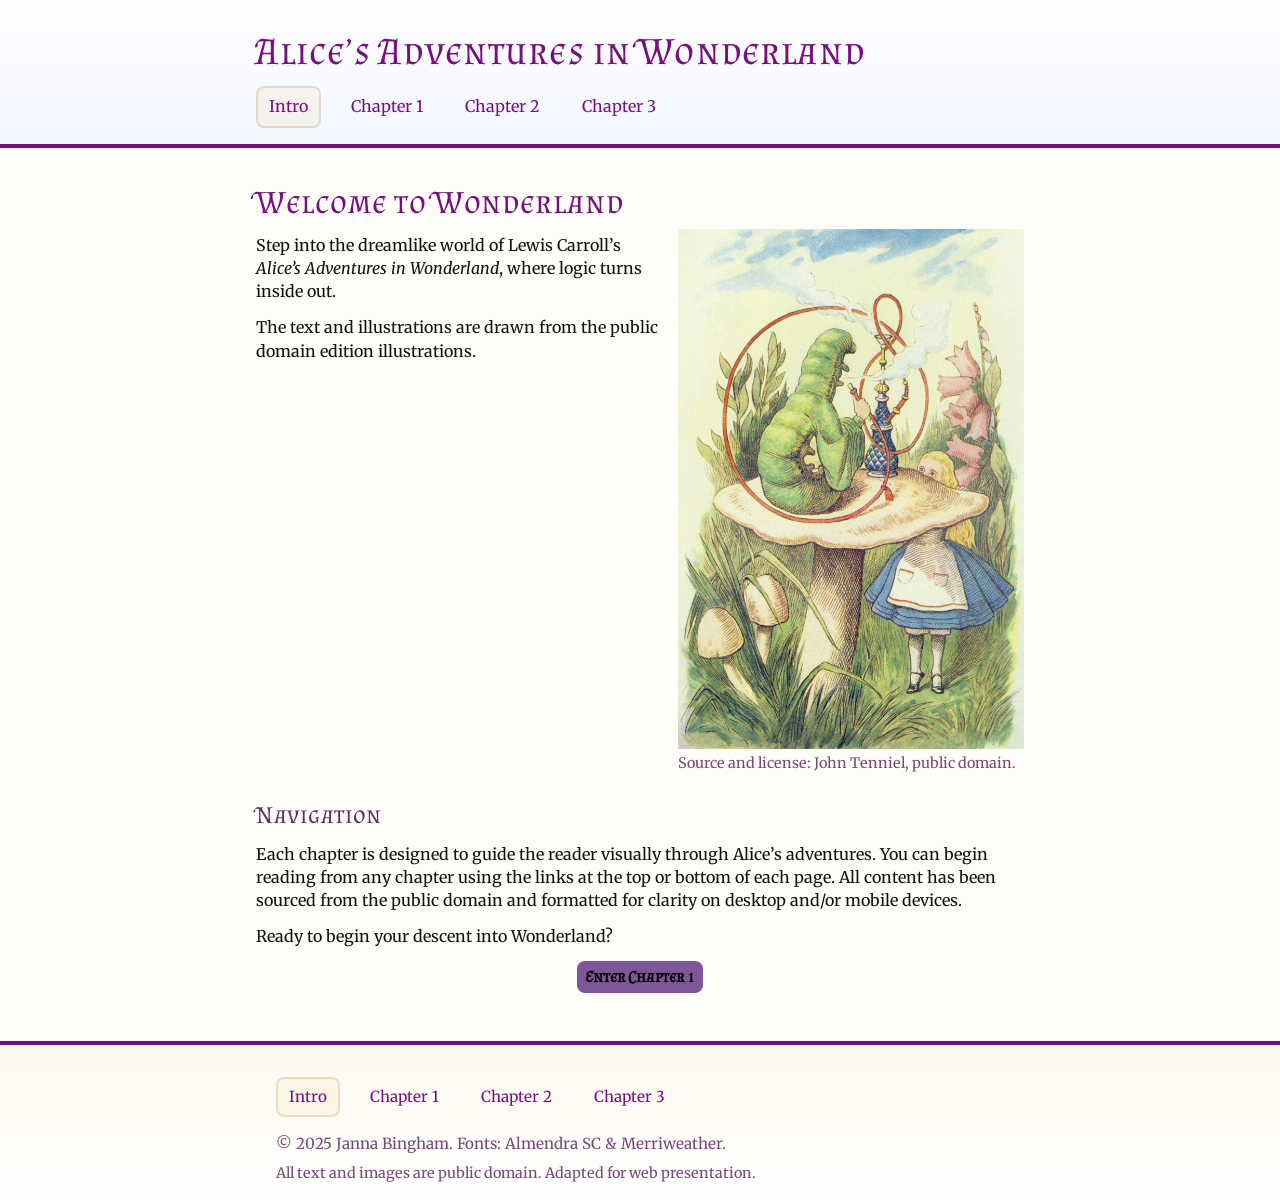
<file: index.html>
<!doctype html>
<html lang="en">
    <head>
        <meta charset="utf-8" />
        <meta name="viewport" content="width=device-width, initial-scale=1" />
        <title>Alice’s Adventures in Wonderland — Intro</title>

        <link
            href="https://fonts.googleapis.com/css2?family=Almendra+SC&family=Merriweather:wght@300;400;700&display=swap"
            rel="stylesheet" />
        <link rel="stylesheet" href="style.css" />

        <style>
            main h1 {
                color: var(--accent);
            }
        </style>
    </head>
    <body>
        <header>
            <div class="container">
                <div class="site-title">Alice’s Adventures in Wonderland</div>
                <nav class="primary" aria-label="Main">
                    <a href="index.html" aria-current="page">Intro</a>
                    <a href="chapter1.html">Chapter 1</a>
                    <a href="chapter2.html">Chapter 2</a>
                    <a href="chapter3.html">Chapter 3</a>
                </nav>
            </div>
        </header>

        <main class="container" id="CONTENT" role="main">
            <h1>Welcome to Wonderland</h1>

            <figure class="figure-float-right">
                <img class="responsive" src="ALICEcolor.jpg" alt="Colored version of Tenniel's scene depticting Alice meeting the Caterpillar." />
                <figcaption>Source and license: John Tenniel, public domain.</figcaption>
            </figure>

            <p>
                Step into the dreamlike world of Lewis Carroll’s <em>Alice’s Adventures in Wonderland</em>, where logic
                turns inside out.

            <p>The text and illustrations are drawn from the public domain edition illustrations.</p>

            <hr class="clear" />

            <h2>Navigation</h2>

            <p>
                Each chapter is designed to guide the reader visually through Alice’s adventures. You can begin reading
                from any chapter using the links at the top or bottom of each page. All content has been
                sourced from the public domain and formatted for clarity on desktop and/or mobile devices.
            </p>

            <p>Ready to begin your descent into Wonderland?</p>

            <div class="header" style="text-align: center">
                <a href="chapter1.html" class="badge">Enter Chapter 1</a>
            </div>
        </main>

        <footer id="FOOTER">
            <div class="container">
                <div class="footer-meta">
                    <nav class="footer-nav" aria-label="Footer">
                        <a href="index.html" aria-current="page">Intro</a>
                        <a href="chapter1.html">Chapter 1</a>
                        <a href="chapter2.html">Chapter 2</a>
                        <a href="chapter3.html">Chapter 3</a>
                    </nav>
                    <div>© 2025 Janna Bingham. Fonts: Almendra SC &amp; Merriweather.</div>
                </div>
                <p class="credits">All text and images are public domain. Adapted for web presentation.</p>
            </div>
        </footer>
    </body>
</html>
</file>
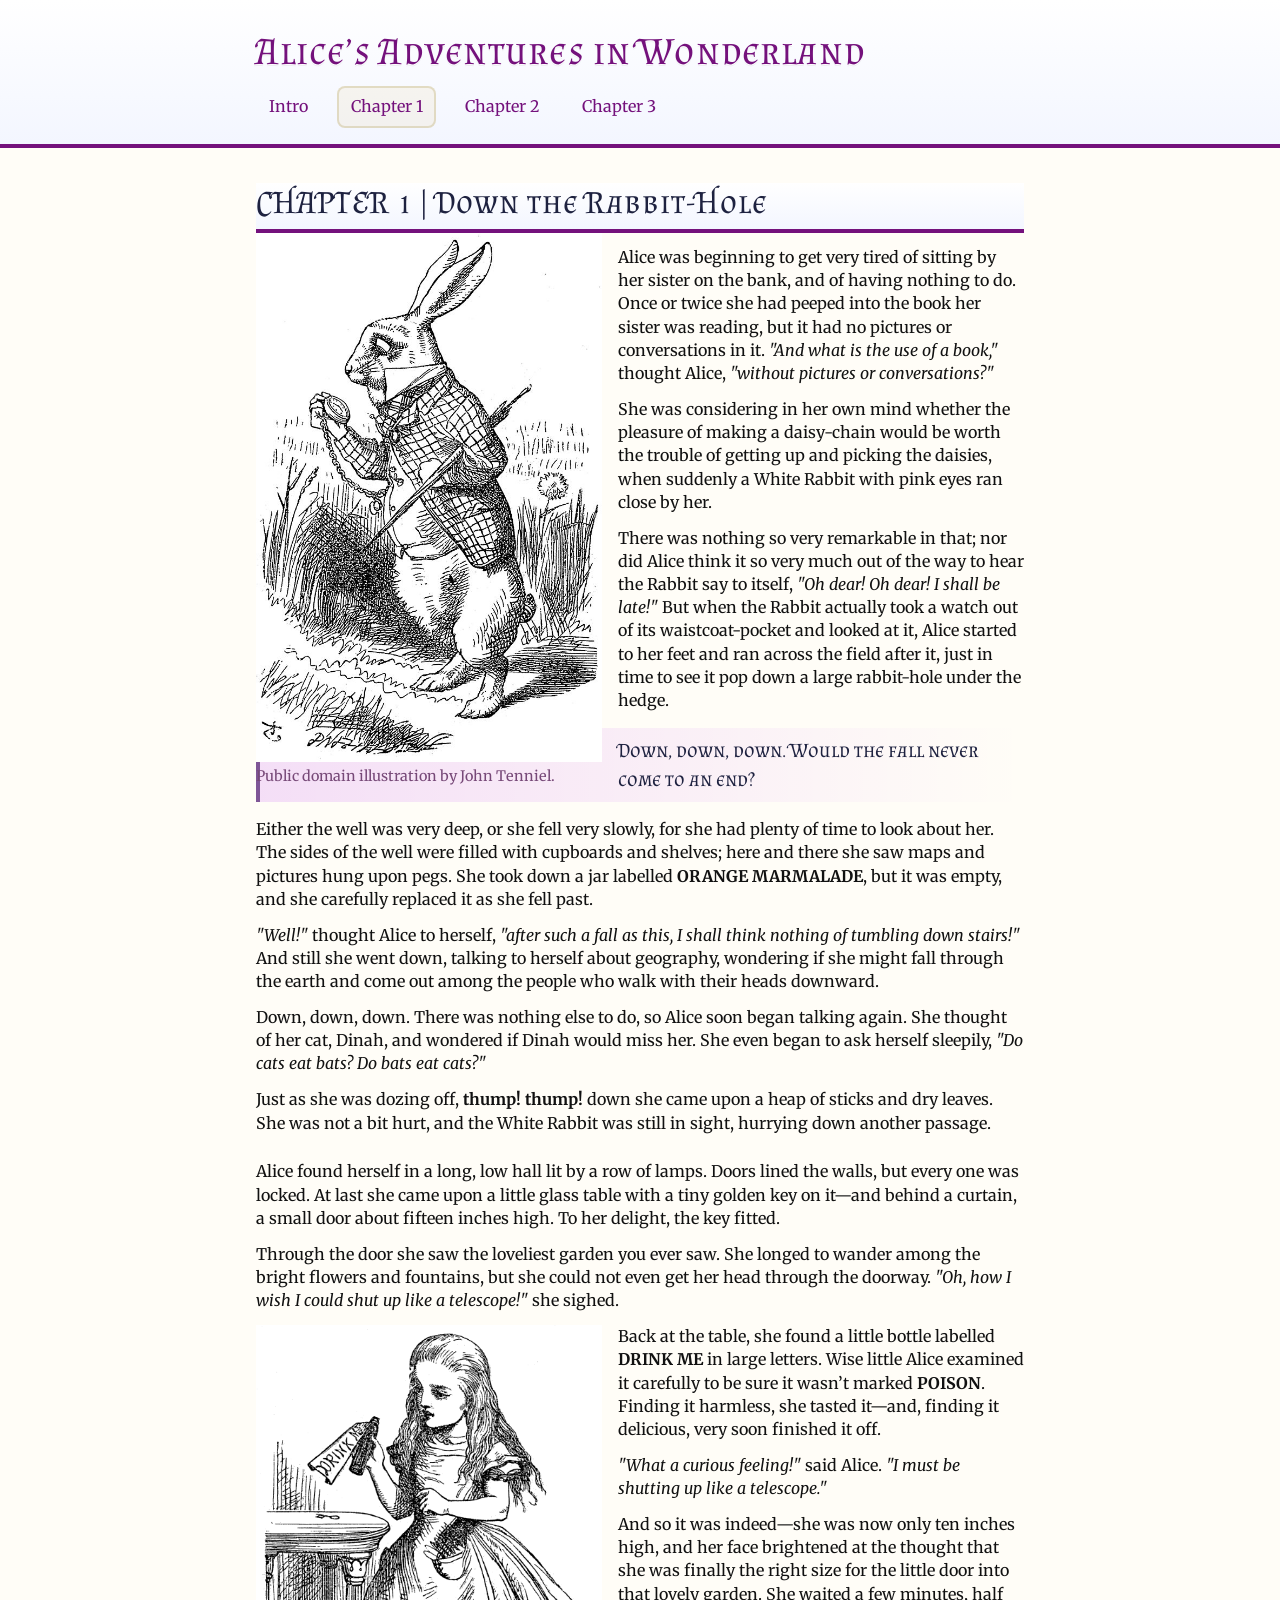
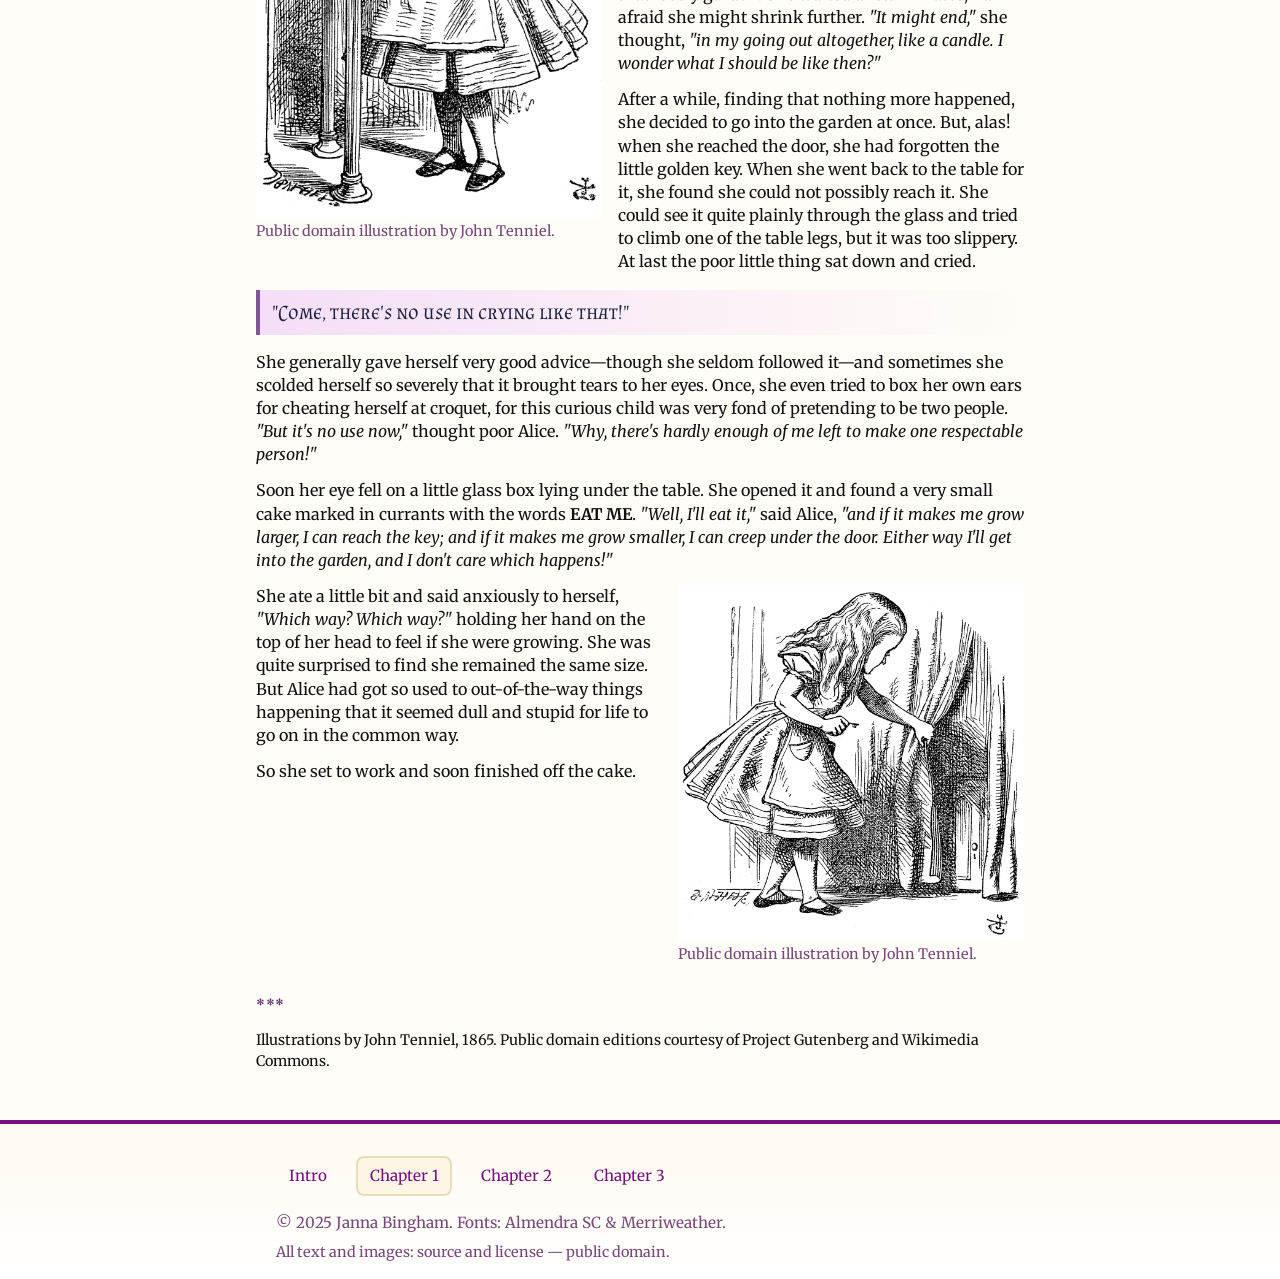
<file: chapter1.html>
<!doctype html>
<html lang="en">
<head>
  <meta charset="utf-8" />
  <meta name="viewport" content="width=device-width, initial-scale=1" />
  <title>Alice — Chapter 1</title>

  <!-- Google Fonts -->
  <link href="https://fonts.googleapis.com/css2?family=Almendra+SC&family=Merriweather:wght@300;400;700&display=swap" rel="stylesheet" />

  <!-- External CSS -->
  <link rel="stylesheet" href="style.css" />
</head>
<body>
  <header>
    <div class="container">
      <div class="site-title">Alice’s Adventures in Wonderland</div>
      <nav class="primary" aria-label="Main">
        <a href="index.html">Intro</a>
        <a href="chapter1.html" aria-current="page">Chapter 1</a>
        <a href="chapter2.html">Chapter 2</a>
        <a href="chapter3.html">Chapter 3</a>
      </nav>
    </div>
  </header>

  <main class="container" role="main">
    <header>
      <h1>CHAPTER 1 | Down the Rabbit-Hole</h1>
    </header>

    <figure class="figure-float-left">
      <img class="responsive" src="alice_1.jpg" alt="The White Rabbit dressed in a fancy waistcoat." />
      <figcaption>Public domain illustration by John Tenniel.</figcaption>
    </figure>

    <article id="CONTENT">
      <p>Alice was beginning to get very tired of sitting by her sister on the bank, and of having nothing to do. Once or twice she had peeped into the book her sister was reading, but it had no pictures or conversations in it. <em>"And what is the use of a book,"</em> thought Alice, <em>"without pictures or conversations?"</em></p>

      <p>She was considering in her own mind whether the pleasure of making a daisy-chain would be worth the trouble of getting up and picking the daisies, when suddenly a White Rabbit with pink eyes ran close by her.</p>

      <p>There was nothing so very remarkable in that; nor did Alice think it so very much out of the way to hear the Rabbit say to itself, <em>"Oh dear! Oh dear! I shall be late!"</em> But when the Rabbit actually took a watch out of its waistcoat-pocket and looked at it, Alice started to her feet and ran across the field after it, just in time to see it pop down a large rabbit-hole under the hedge.</p>

      <div class="pullquote">Down, down, down. Would the fall never come to an end?</div>

      <p>Either the well was very deep, or she fell very slowly, for she had plenty of time to look about her. The sides of the well were filled with cupboards and shelves; here and there she saw maps and pictures hung upon pegs. She took down a jar labelled <strong>ORANGE MARMALADE</strong>, but it was empty, and she carefully replaced it as she fell past.</p>

      <p><em>"Well!"</em> thought Alice to herself, <em>"after such a fall as this, I shall think nothing of tumbling down stairs!"</em> And still she went down, talking to herself about geography, wondering if she might fall through the earth and come out among the people who walk with their heads downward.</p>

      <p>Down, down, down. There was nothing else to do, so Alice soon began talking again. She thought of her cat, Dinah, and wondered if Dinah would miss her. She even began to ask herself sleepily, <em>"Do cats eat bats? Do bats eat cats?"</em></p>

      <p>Just as she was dozing off, <strong>thump! thump!</strong> down she came upon a heap of sticks and dry leaves. She was not a bit hurt, and the White Rabbit was still in sight, hurrying down another passage.</p>

      <hr class="clear" />

      <p>Alice found herself in a long, low hall lit by a row of lamps. Doors lined the walls, but every one was locked. At last she came upon a little glass table with a tiny golden key on it—and behind a curtain, a small door about fifteen inches high. To her delight, the key fitted.</p>

      <p>Through the door she saw the loveliest garden you ever saw. She longed to wander among the bright flowers and fountains, but she could not even get her head through the doorway. <em>"Oh, how I wish I could shut up like a telescope!"</em> she sighed.</p>

      <figure class="figure-float-left">
        <img class="responsive" src="alice_1_3.png" alt="Alice examining the 'Drink Me' potion." />
        <figcaption>Public domain illustration by John Tenniel.</figcaption>
      </figure>

      <p>Back at the table, she found a little bottle labelled <strong>DRINK ME</strong> in large letters. Wise little Alice examined it carefully to be sure it wasn’t marked <strong>POISON</strong>. Finding it harmless, she tasted it—and, finding it delicious, very soon finished it off.</p>

      <p><em>"What a curious feeling!"</em> said Alice. <em>"I must be shutting up like a telescope."</em></p>

      <p>And so it was indeed—she was now only ten inches high, and her face brightened at the thought that she was finally the right size for the little door into that lovely garden. She waited a few minutes, half afraid she might shrink further. <em>"It might end,"</em> she thought, <em>"in my going out altogether, like a candle. I wonder what I should be like then?"</em></p>

      <p>After a while, finding that nothing more happened, she decided to go into the garden at once. But, alas! when she reached the door, she had forgotten the little golden key. When she went back to the table for it, she found she could not possibly reach it. She could see it quite plainly through the glass and tried to climb one of the table legs, but it was too slippery. At last the poor little thing sat down and cried.</p>

      <div class="pullquote">"Come, there's no use in crying like that!"</div>

      <p>She generally gave herself very good advice—though she seldom followed it—and sometimes she scolded herself so severely that it brought tears to her eyes. Once, she even tried to box her own ears for cheating herself at croquet, for this curious child was very fond of pretending to be two people. <em>"But it's no use now,"</em> thought poor Alice. <em>"Why, there's hardly enough of me left to make one respectable person!"</em></p>

      <p>Soon her eye fell on a little glass box lying under the table. She opened it and found a very small cake marked in currants with the words <strong>EAT ME</strong>. <em>"Well, I'll eat it,"</em> said Alice, <em>"and if it makes me grow larger, I can reach the key; and if it makes me grow smaller, I can creep under the door. Either way I'll get into the garden, and I don't care which happens!"</em></p>

      <figure class="figure-float-right">
        <img class="responsive" src="alice_1_2.png" alt="Alice finally the right size to get through the door." />
        <figcaption>Public domain illustration by John Tenniel.</figcaption>
      </figure>

      <p>She ate a little bit and said anxiously to herself, <em>"Which way? Which way?"</em> holding her hand on the top of her head to feel if she were growing. She was quite surprised to find she remained the same size. But Alice had got so used to out-of-the-way things happening that it seemed dull and stupid for life to go on in the common way.</p>

      <p>So she set to work and soon finished off the cake.</p>
    </article>

    <hr class="clear" />

    <section aria-labelledby="c1-gallery">
      <h2 id="c1-gallery">***</h2>

      <p class="credits">
        Illustrations by John Tenniel, 1865. Public domain editions courtesy of Project Gutenberg and Wikimedia Commons.
      </p>
    </section>
  </main>

  <footer>
    <div class="container">
      <div class="footer-meta">
        <nav class="footer-nav" aria-label="Footer">
          <a href="index.html">Intro</a>
          <a href="chapter1.html" aria-current="page">Chapter 1</a>
          <a href="chapter2.html">Chapter 2</a>
          <a href="chapter3.html">Chapter 3</a>
        </nav>
        <div>© 2025 Janna Bingham. Fonts: Almendra SC &amp; Merriweather.</div>
      </div>
      <p class="credits">All text and images: source and license — public domain.</p>
    </div>
  </footer>
</body>
</html>
</file>
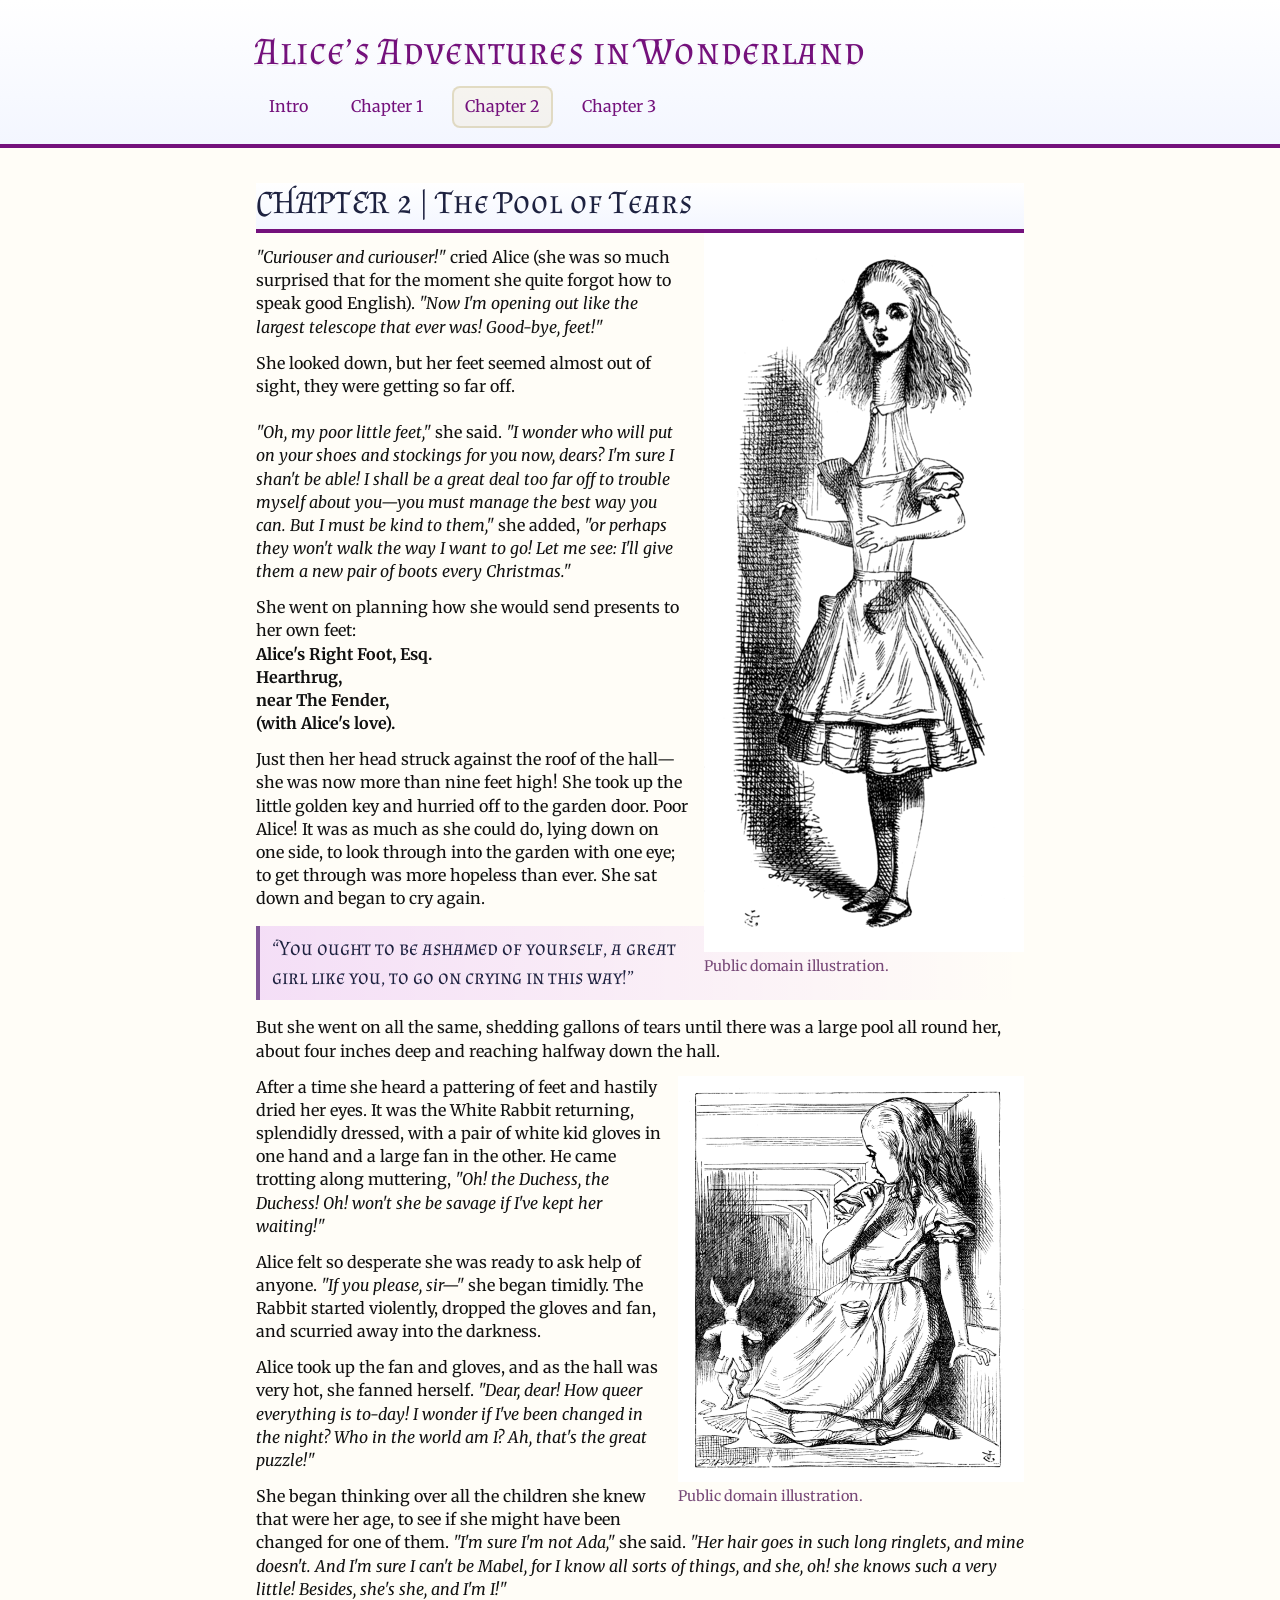
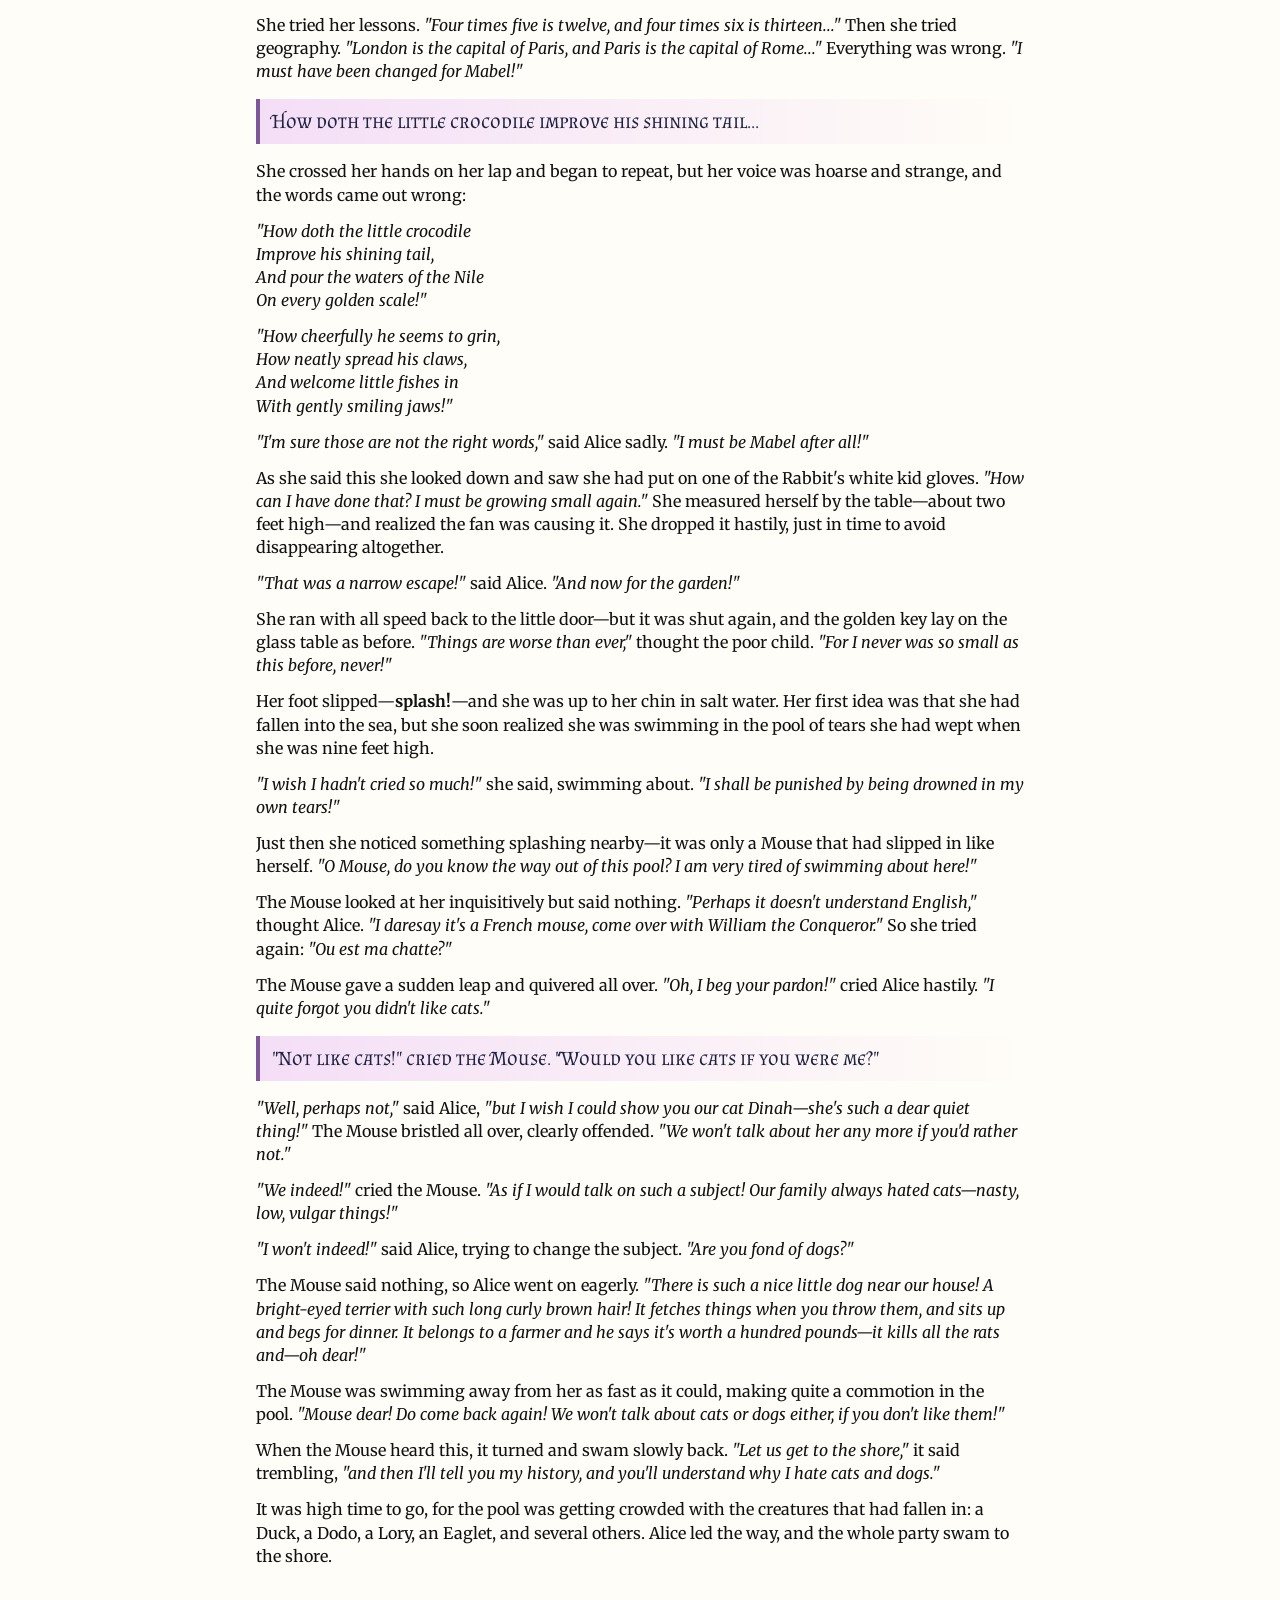
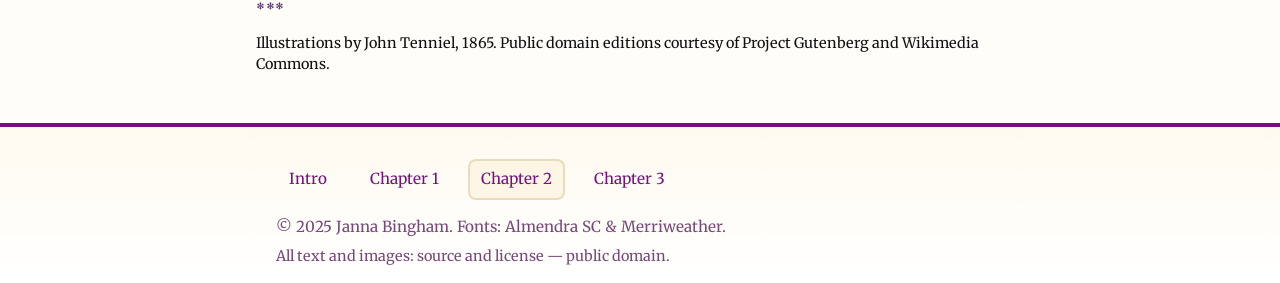
<file: chapter2.html>
<!DOCTYPE html>
<html lang="en">
<head>
  <meta charset="utf-8" />
  <meta name="viewport" content="width=device-width, initial-scale=1" />
  <title>Alice — Chapter 2</title>

  <!-- Google Fonts -->
  <link href="https://fonts.googleapis.com/css2?family=Almendra+SC&family=Merriweather:wght@300;400;700&display=swap" rel="stylesheet" />

  <!-- External CSS -->
  <link rel="stylesheet" href="style.css" />
</head>
<body>
  <header>
    <div class="container">
      <div class="site-title">Alice’s Adventures in Wonderland</div>
      <nav class="primary" aria-label="Main">
        <a href="index.html">Intro</a>
        <a href="chapter1.html">Chapter 1</a>
        <a href="chapter2.html" aria-current="page">Chapter 2</a>
        <a href="chapter3.html">Chapter 3</a>
      </nav>
    </div>
  </header>

  <main class="container" role="main">
    <header>
      <h1>CHAPTER 2 | The Pool of Tears</h1>
    </header>

    <figure class="figure-float-right">
      <img class="responsive" src="alice_ch2.png" alt="Alice growing taller and taller." />
      <figcaption>Public domain illustration.</figcaption>
    </figure>

    <article id="CONTENT">
      <p><em>"Curiouser and curiouser!"</em> cried Alice (she was so much surprised that for the moment she quite forgot how to speak good English). <em>"Now I'm opening out like the largest telescope that ever was! Good-bye, feet!"</em></p>

      <p>She looked down, but her feet seemed almost out of sight, they were getting so far off. <br><br><em>"Oh, my poor little feet,"</em> she said. <em>"I wonder who will put on your shoes and stockings for you now, dears? I'm sure I shan't be able! I shall be a great deal too far off to trouble myself about you—you must manage the best way you can. But I must be kind to them,"</em> she added, <em>"or perhaps they won't walk the way I want to go! Let me see: I'll give them a new pair of boots every Christmas."</em></p>

      <p>She went on planning how she would send presents to her own feet:  
      <br><strong>Alice's Right Foot, Esq.<br>Hearthrug,<br>near The Fender,<br>(with Alice's love).</strong></p>

      <p>Just then her head struck against the roof of the hall—she was now more than nine feet high! She took up the little golden key and hurried off to the garden door. Poor Alice! It was as much as she could do, lying down on one side, to look through into the garden with one eye; to get through was more hopeless than ever. She sat down and began to cry again.</p>

      <div class="pullquote">“You ought to be ashamed of yourself, a great girl like you, to go on crying in this way!”</div>

      <p>But she went on all the same, shedding gallons of tears until there was a large pool all round her, about four inches deep and reaching halfway down the hall.</p>

          <figure class="figure-float-right">
      <img class="responsive" src="alice_ch2_2.png" alt="Alice watching the white rabbit run away." />
      <figcaption>Public domain illustration.</figcaption>
    </figure>
        
        <p>After a time she heard a pattering of feet and hastily dried her eyes. It was the White Rabbit returning, splendidly dressed, with a pair of white kid gloves in one hand and a large fan in the other. He came trotting along muttering, <em>"Oh! the Duchess, the Duchess! Oh! won't she be savage if I've kept her waiting!"</em></p>

      <p>Alice felt so desperate she was ready to ask help of anyone. <em>"If you please, sir—"</em> she began timidly. The Rabbit started violently, dropped the gloves and fan, and scurried away into the darkness.</p>

      <p>Alice took up the fan and gloves, and as the hall was very hot, she fanned herself. <em>"Dear, dear! How queer everything is to-day! I wonder if I've been changed in the night? Who in the world am I? Ah, that's the great puzzle!"</em></p>


      <p>She began thinking over all the children she knew that were her age, to see if she might have been changed for one of them. <em>"I'm sure I'm not Ada,"</em> she said. <em>"Her hair goes in such long ringlets, and mine doesn't. And I'm sure I can't be Mabel, for I know all sorts of things, and she, oh! she knows such a very little! Besides, she's she, and I'm I!"</em></p>

      <p>She tried her lessons. <em>"Four times five is twelve, and four times six is thirteen..."</em> Then she tried geography. <em>"London is the capital of Paris, and Paris is the capital of Rome..."</em> Everything was wrong. <em>"I must have been changed for Mabel!"</em></p>

      <div class="pullquote">How doth the little crocodile improve his shining tail...</div>

      <p>She crossed her hands on her lap and began to repeat, but her voice was hoarse and strange, and the words came out wrong:</p>

      <p><em>"How doth the little crocodile<br>
      Improve his shining tail,<br>
      And pour the waters of the Nile<br>
      On every golden scale!"</em></p>

      <p><em>"How cheerfully he seems to grin,<br>
      How neatly spread his claws,<br>
      And welcome little fishes in<br>
      With gently smiling jaws!"</em></p>

      <p><em>"I'm sure those are not the right words,"</em> said Alice sadly. <em>"I must be Mabel after all!"</em></p>

      <p>As she said this she looked down and saw she had put on one of the Rabbit's white kid gloves. <em>"How can I have done that? I must be growing small again."</em> She measured herself by the table—about two feet high—and realized the fan was causing it. She dropped it hastily, just in time to avoid disappearing altogether.</p>

      <p><em>"That was a narrow escape!"</em> said Alice. <em>"And now for the garden!"</em></p>

      <p>She ran with all speed back to the little door—but it was shut again, and the golden key lay on the glass table as before. <em>"Things are worse than ever,"</em> thought the poor child. <em>"For I never was so small as this before, never!"</em></p>

      <p>Her foot slipped—<strong>splash!</strong>—and she was up to her chin in salt water. Her first idea was that she had fallen into the sea, but she soon realized she was swimming in the pool of tears she had wept when she was nine feet high.</p>

      <p><em>"I wish I hadn't cried so much!"</em> she said, swimming about. <em>"I shall be punished by being drowned in my own tears!"</em></p>

      
        <p>Just then she noticed something splashing nearby—it was only a Mouse that had slipped in like herself. <em>"O Mouse, do you know the way out of this pool? I am very tired of swimming about here!"</em></p>

      <p>The Mouse looked at her inquisitively but said nothing. <em>"Perhaps it doesn't understand English,"</em> thought Alice. <em>"I daresay it's a French mouse, come over with William the Conqueror."</em> So she tried again: <em>"Ou est ma chatte?"</em></p>

      <p>The Mouse gave a sudden leap and quivered all over. <em>"Oh, I beg your pardon!"</em> cried Alice hastily. <em>"I quite forgot you didn't like cats."</em></p>

      <div class="pullquote">"Not like cats!" cried the Mouse. "Would you like cats if you were me?"</div>

      <p><em>"Well, perhaps not,"</em> said Alice, <em>"but I wish I could show you our cat Dinah—she's such a dear quiet thing!"</em> The Mouse bristled all over, clearly offended. <em>"We won't talk about her any more if you'd rather not."</em></p>

      
        <p><em>"We indeed!"</em> cried the Mouse. <em>"As if I would talk on such a subject! Our family always hated cats—nasty, low, vulgar things!"</em></p>

      <p><em>"I won't indeed!"</em> said Alice, trying to change the subject. <em>"Are you fond of dogs?"</em></p>

      <p>The Mouse said nothing, so Alice went on eagerly. <em>"There is such a nice little dog near our house! A bright-eyed terrier with such long curly brown hair! It fetches things when you throw them, and sits up and begs for dinner. It belongs to a farmer and he says it's worth a hundred pounds—it kills all the rats and—oh dear!"</em></p>

      <p>The Mouse was swimming away from her as fast as it could, making quite a commotion in the pool. <em>"Mouse dear! Do come back again! We won't talk about cats or dogs either, if you don't like them!"</em></p>

      <p>When the Mouse heard this, it turned and swam slowly back. <em>"Let us get to the shore,"</em> it said trembling, <em>"and then I'll tell you my history, and you'll understand why I hate cats and dogs."</em></p>

      <p>It was high time to go, for the pool was getting crowded with the creatures that had fallen in: a Duck, a Dodo, a Lory, an Eaglet, and several others. Alice led the way, and the whole party swam to the shore.</p>
    </article>

    <hr class="clear" />

    <section aria-labelledby="c2-gallery">
      <h2 id="c2-gallery">***</h2>
      <p class="credits">
        Illustrations by John Tenniel, 1865. Public domain editions courtesy of Project Gutenberg and Wikimedia Commons.
      </p>
    </section>
  </main>

  <footer>
    <div class="container">
      <div class="footer-meta">
        <nav class="footer-nav" aria-label="Footer">
          <a href="index.html">Intro</a>
          <a href="chapter1.html">Chapter 1</a>
          <a href="chapter2.html" aria-current="page">Chapter 2</a>
          <a href="chapter3.html">Chapter 3</a>
        </nav>
        <div>© 2025 Janna Bingham. Fonts: Almendra SC &amp; Merriweather.</div>
      </div>
      <p class="credits">All text and images: source and license — public domain.</p>
    </div>
  </footer>
</body>
</html>
</file>
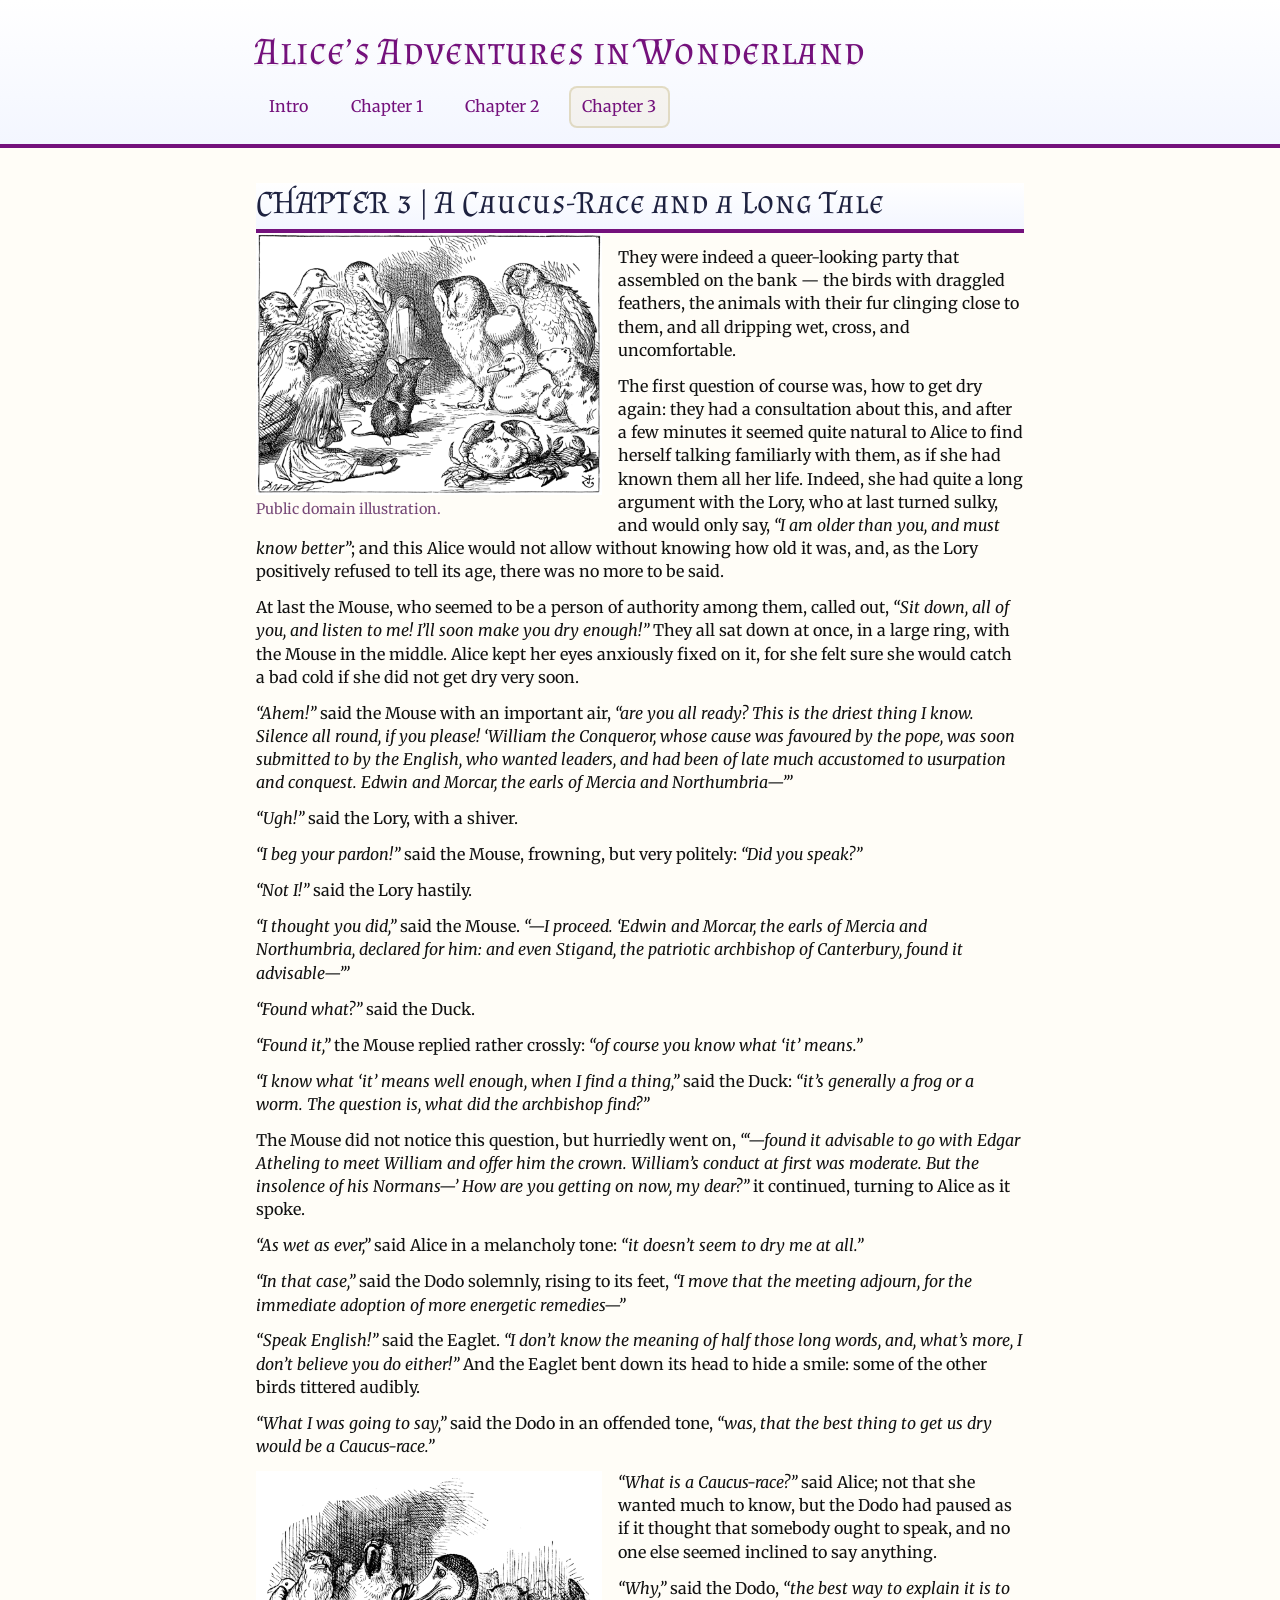
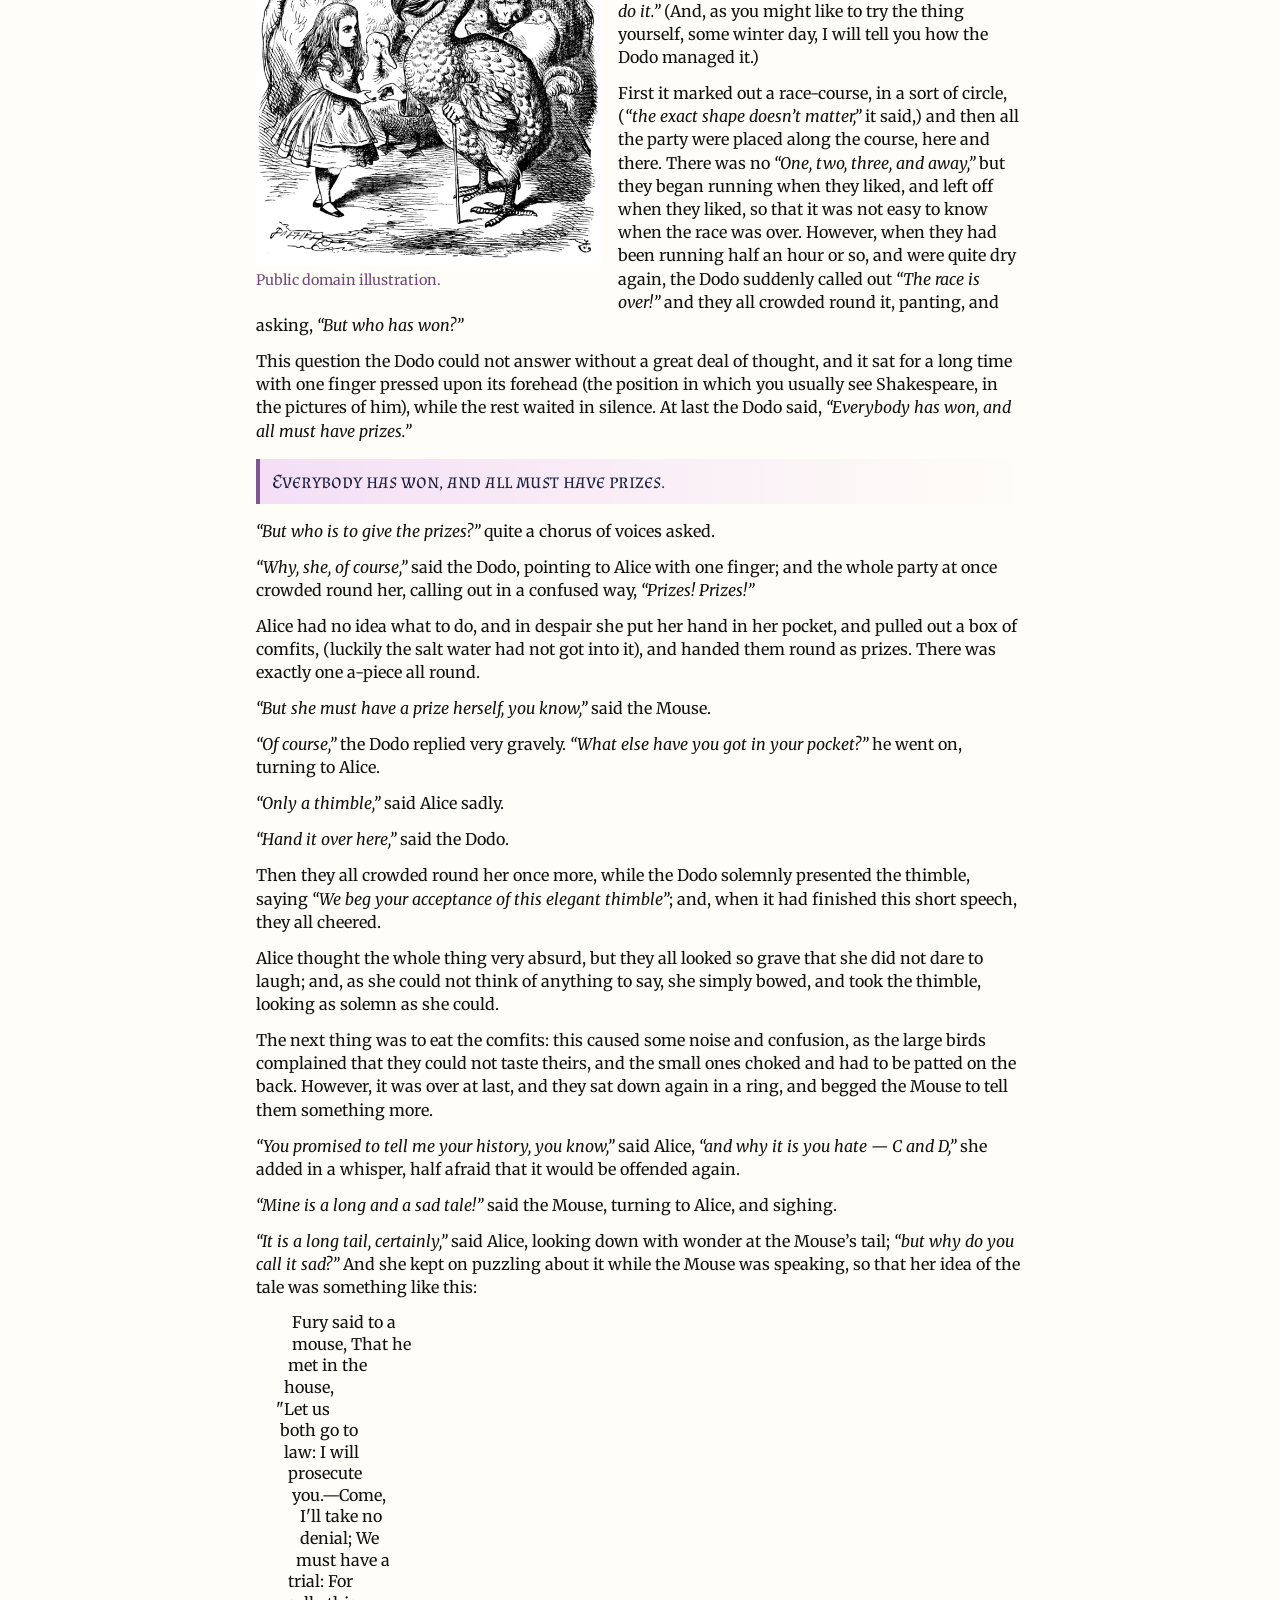
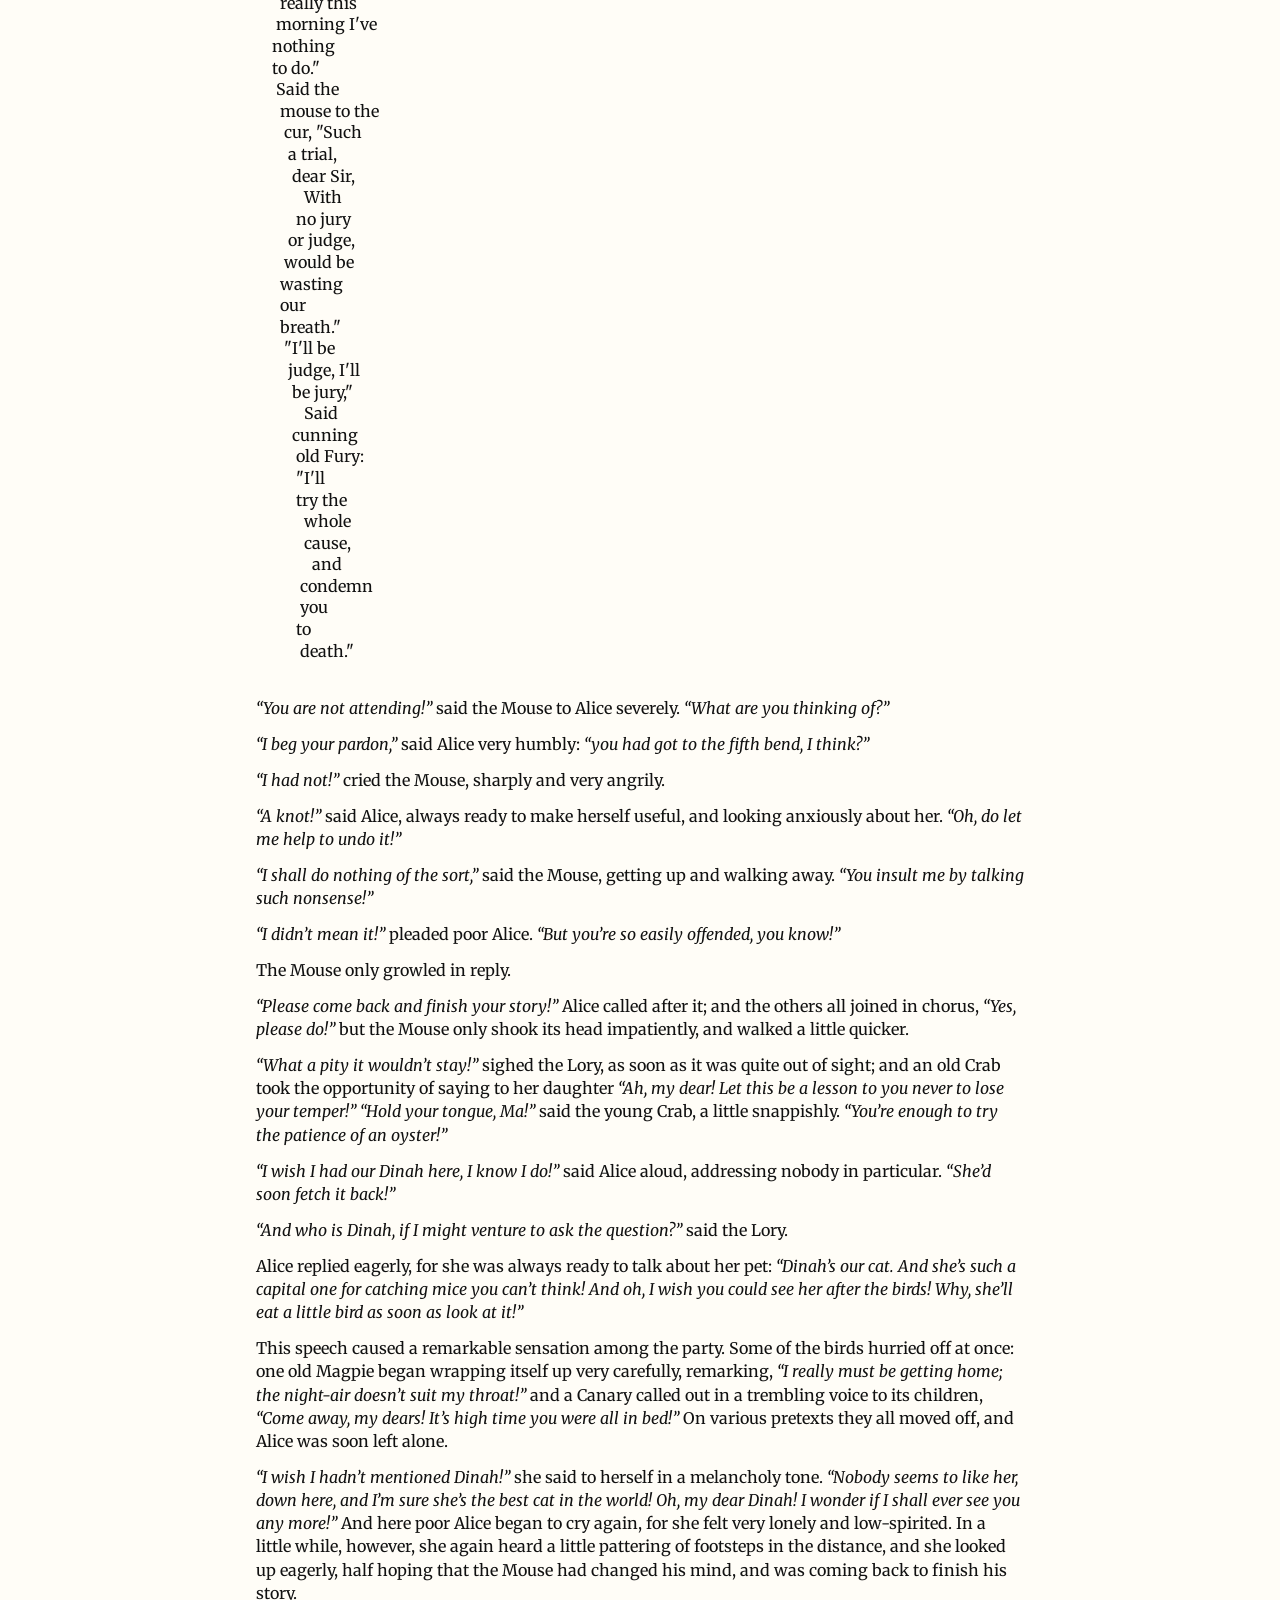
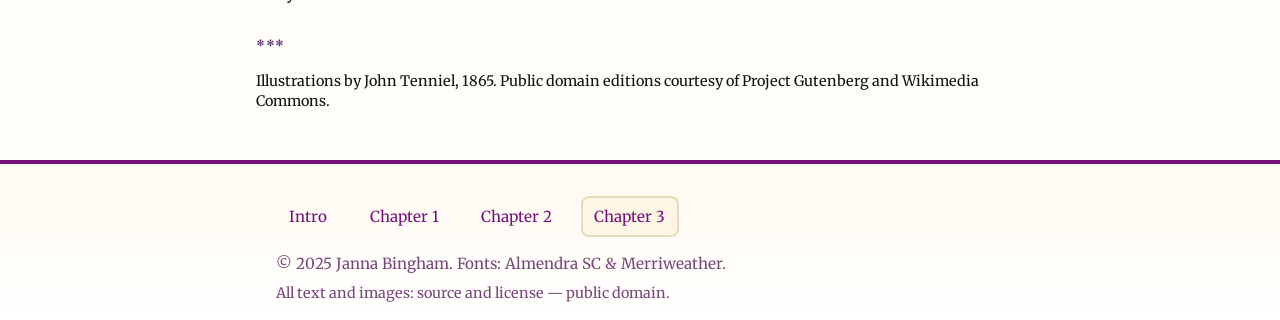
<file: chapter3.html>
<!DOCTYPE html> 
<html lang="en">
<head>
  <meta charset="utf-8" />
  <meta name="viewport" content="width=device-width, initial-scale=1" />
  <title>Alice — Chapter 3</title>

  <!-- Google Fonts -->
  <link href="https://fonts.googleapis.com/css2?family=Almendra+SC&family=Merriweather:wght@300;400;700&display=swap" rel="stylesheet" />

  <!-- External CSS -->
  <link rel="stylesheet" href="style.css" />
</head>
<body>
  <header>
    <div class="container">
      <div class="site-title">Alice’s Adventures in Wonderland</div>
      <nav class="primary" aria-label="Main">
        <a href="index.html">Intro</a>
        <a href="chapter1.html">Chapter 1</a>
        <a href="chapter2.html">Chapter 2</a>
        <a href="chapter3.html" aria-current="page">Chapter 3</a>
      </nav>
    </div>
  </header>

  <main class="container" role="main">
    <header>
      <h1>CHAPTER 3 | A Caucus-Race and a Long Tale</h1>
    </header>

    <figure class="figure-float-left">
      <img class="responsive" src="alice_3.png" alt="Birds and animals gather and consult with the Mouse on the river bank after their swim." />
      <figcaption>Public domain illustration.</figcaption>
    </figure>

    <article id="CONTENT">
      <p>They were indeed a queer-looking party that assembled on the bank — the birds with draggled feathers, the animals with their fur clinging close to them, and all dripping wet, cross, and uncomfortable.</p>

      <p>The first question of course was, how to get dry again: they had a consultation about this, and after a few minutes it seemed quite natural to Alice to find herself talking familiarly with them, as if she had known them all her life. Indeed, she had quite a long argument with the Lory, who at last turned sulky, and would only say, <em>“I am older than you, and must know better”</em>; and this Alice would not allow without knowing how old it was, and, as the Lory positively refused to tell its age, there was no more to be said.</p>

      <p>At last the Mouse, who seemed to be a person of authority among them, called out, <em>“Sit down, all of you, and listen to me! I’ll soon make you dry enough!”</em> They all sat down at once, in a large ring, with the Mouse in the middle. Alice kept her eyes anxiously fixed on it, for she felt sure she would catch a bad cold if she did not get dry very soon.</p>

      <p><em>“Ahem!”</em> said the Mouse with an important air, <em>“are you all ready? This is the driest thing I know. Silence all round, if you please! ‘William the Conqueror, whose cause was favoured by the pope, was soon submitted to by the English, who wanted leaders, and had been of late much accustomed to usurpation and conquest. Edwin and Morcar, the earls of Mercia and Northumbria—’”</em></p>

      <p><em>“Ugh!”</em> said the Lory, with a shiver.</p>

      <p><em>“I beg your pardon!”</em> said the Mouse, frowning, but very politely: <em>“Did you speak?”</em></p>

      <p><em>“Not I!”</em> said the Lory hastily.</p>

      <p><em>“I thought you did,”</em> said the Mouse. <em>“—I proceed. ‘Edwin and Morcar, the earls of Mercia and Northumbria, declared for him: and even Stigand, the patriotic archbishop of Canterbury, found it advisable—’”</em></p>

      <p><em>“Found what?”</em> said the Duck.</p>

      <p><em>“Found it,”</em> the Mouse replied rather crossly: <em>“of course you know what ‘it’ means.”</em></p>

      <p><em>“I know what ‘it’ means well enough, when I find a thing,”</em> said the Duck: <em>“it’s generally a frog or a worm. The question is, what did the archbishop find?”</em></p>

      <p>The Mouse did not notice this question, but hurriedly went on, <em>“‘—found it advisable to go with Edgar Atheling to meet William and offer him the crown. William’s conduct at first was moderate. But the insolence of his Normans—’ How are you getting on now, my dear?”</em> it continued, turning to Alice as it spoke.</p>

      <p><em>“As wet as ever,”</em> said Alice in a melancholy tone: <em>“it doesn’t seem to dry me at all.”</em></p>

      <p><em>“In that case,”</em> said the Dodo solemnly, rising to its feet, <em>“I move that the meeting adjourn, for the immediate adoption of more energetic remedies—”</em></p>

      <p><em>“Speak English!”</em> said the Eaglet. <em>“I don’t know the meaning of half those long words, and, what’s more, I don’t believe you do either!”</em> And the Eaglet bent down its head to hide a smile: some of the other birds tittered audibly.</p>

      <p><em>“What I was going to say,”</em> said the Dodo in an offended tone, <em>“was, that the best thing to get us dry would be a Caucus-race.”</em></p>

      <figure class="figure-float-left">
        <img class="responsive" src="alice_3_2.png" alt="Dodo addresses Alice, explaining the method and purpose of a Caucus-race." />
        <figcaption>Public domain illustration.</figcaption>
      </figure>

      <p><em>“What is a Caucus-race?”</em> said Alice; not that she wanted much to know, but the Dodo had paused as if it thought that somebody ought to speak, and no one else seemed inclined to say anything.</p>

      <p><em>“Why,”</em> said the Dodo, <em>“the best way to explain it is to do it.”</em> (And, as you might like to try the thing yourself, some winter day, I will tell you how the Dodo managed it.)</p>

      <p>First it marked out a race-course, in a sort of circle, (<em>“the exact shape doesn’t matter,”</em> it said,) and then all the party were placed along the course, here and there. There was no <em>“One, two, three, and away,”</em> but they began running when they liked, and left off when they liked, so that it was not easy to know when the race was over. However, when they had been running half an hour or so, and were quite dry again, the Dodo suddenly called out <em>“The race is over!”</em> and they all crowded round it, panting, and asking, <em>“But who has won?”</em></p>

      <p>This question the Dodo could not answer without a great deal of thought, and it sat for a long time with one finger pressed upon its forehead (the position in which you usually see Shakespeare, in the pictures of him), while the rest waited in silence. At last the Dodo said, <em>“Everybody has won, and all must have prizes.”</em></p>

      <div class="pullquote">Everybody has won, and all must have prizes.</div>

      <p><em>“But who is to give the prizes?”</em> quite a chorus of voices asked.</p>

      <p><em>“Why, she, of course,”</em> said the Dodo, pointing to Alice with one finger; and the whole party at once crowded round her, calling out in a confused way, <em>“Prizes! Prizes!”</em></p>

      <p>Alice had no idea what to do, and in despair she put her hand in her pocket, and pulled out a box of comfits, (luckily the salt water had not got into it), and handed them round as prizes. There was exactly one a-piece all round.</p>

      <p><em>“But she must have a prize herself, you know,”</em> said the Mouse.</p>

      <p><em>“Of course,”</em> the Dodo replied very gravely. <em>“What else have you got in your pocket?”</em> he went on, turning to Alice.</p>

      <p><em>“Only a thimble,”</em> said Alice sadly.</p>

      <p><em>“Hand it over here,”</em> said the Dodo.</p>

      <p>Then they all crowded round her once more, while the Dodo solemnly presented the thimble, saying <em>“We beg your acceptance of this elegant thimble”</em>; and, when it had finished this short speech, they all cheered.</p>

      <p>Alice thought the whole thing very absurd, but they all looked so grave that she did not dare to laugh; and, as she could not think of anything to say, she simply bowed, and took the thimble, looking as solemn as she could.</p>

      <p>The next thing was to eat the comfits: this caused some noise and confusion, as the large birds complained that they could not taste theirs, and the small ones choked and had to be patted on the back. However, it was over at last, and they sat down again in a ring, and begged the Mouse to tell them something more.</p>

      <p><em>“You promised to tell me your history, you know,”</em> said Alice, <em>“and why it is you hate — C and D,”</em> she added in a whisper, half afraid that it would be offended again.</p>

      <p><em>“Mine is a long and a sad tale!”</em> said the Mouse, turning to Alice, and sighing.</p>

      <p><em>“It is a long tail, certainly,”</em> said Alice, looking down with wonder at the Mouse’s tail; <em>“but why do you call it sad?”</em> And she kept on puzzling about it while the Mouse was speaking, so that her idea of the tale was something like this:</p>

      <pre label="The Mouse’s tale" style="white-space: pre-wrap; font-family: 'Merriweather', serif; line-height:1.35; margin: .75rem 0;">
         Fury said to a
         mouse, That he
        met in the
       house,
     "Let us
      both go to
       law: I will
        prosecute
         you.—Come,
           I'll take no
           denial; We
          must have a
        trial: For
      really this
     morning I've
    nothing
    to do."
     Said the
      mouse to the
       cur, "Such
        a trial,
         dear Sir,
            With
          no jury
        or judge,
       would be
      wasting
      our
      breath."
       "I'll be
        judge, I'll
         be jury,"
            Said
         cunning
          old Fury:
          "I'll
          try the
            whole
            cause,
              and
           condemn
           you
          to
           death."
      </pre>

      <p><em>“You are not attending!”</em> said the Mouse to Alice severely. <em>“What are you thinking of?”</em></p>

      <p><em>“I beg your pardon,”</em> said Alice very humbly: <em>“you had got to the fifth bend, I think?”</em></p>

      <p><em>“I had not!”</em> cried the Mouse, sharply and very angrily.</p>

      <p><em>“A knot!”</em> said Alice, always ready to make herself useful, and looking anxiously about her. <em>“Oh, do let me help to undo it!”</em></p>

      <p><em>“I shall do nothing of the sort,”</em> said the Mouse, getting up and walking away. <em>“You insult me by talking such nonsense!”</em></p>

      <p><em>“I didn’t mean it!”</em> pleaded poor Alice. <em>“But you’re so easily offended, you know!”</em></p>

      <p>The Mouse only growled in reply.</p>

      <p><em>“Please come back and finish your story!”</em> Alice called after it; and the others all joined in chorus, <em>“Yes, please do!”</em> but the Mouse only shook its head impatiently, and walked a little quicker.</p>

      <p><em>“What a pity it wouldn’t stay!”</em> sighed the Lory, as soon as it was quite out of sight; and an old Crab took the opportunity of saying to her daughter <em>“Ah, my dear! Let this be a lesson to you never to lose your temper!”</em> <em>“Hold your tongue, Ma!”</em> said the young Crab, a little snappishly. <em>“You’re enough to try the patience of an oyster!”</em></p>

      <p><em>“I wish I had our Dinah here, I know I do!”</em> said Alice aloud, addressing nobody in particular. <em>“She’d soon fetch it back!”</em></p>

      <p><em>“And who is Dinah, if I might venture to ask the question?”</em> said the Lory.</p>

      <p>Alice replied eagerly, for she was always ready to talk about her pet: <em>“Dinah’s our cat. And she’s such a capital one for catching mice you can’t think! And oh, I wish you could see her after the birds! Why, she’ll eat a little bird as soon as look at it!”</em></p>

      <p>This speech caused a remarkable sensation among the party. Some of the birds hurried off at once: one old Magpie began wrapping itself up very carefully, remarking, <em>“I really must be getting home; the night-air doesn’t suit my throat!”</em> and a Canary called out in a trembling voice to its children, <em>“Come away, my dears! It’s high time you were all in bed!”</em> On various pretexts they all moved off, and Alice was soon left alone.</p>

      <p><em>“I wish I hadn’t mentioned Dinah!”</em> she said to herself in a melancholy tone. <em>“Nobody seems to like her, down here, and I’m sure she’s the best cat in the world! Oh, my dear Dinah! I wonder if I shall ever see you any more!”</em> And here poor Alice began to cry again, for she felt very lonely and low-spirited. In a little while, however, she again heard a little pattering of footsteps in the distance, and she looked up eagerly, half hoping that the Mouse had changed his mind, and was coming back to finish his story.</p>
    </article>

    <hr class="clear" />

    <section aria-labelledby="c3-gallery">
      <h2 id="c3-gallery">***</h2>
      <p class="credits">
        Illustrations by John Tenniel, 1865. Public domain editions courtesy of Project Gutenberg and Wikimedia Commons.
      </p>
    </section>
  </main>

  <footer>
    <div class="container">
      <div class="footer-meta">
        <nav class="footer-nav" aria-label="Footer">
          <a href="index.html">Intro</a>
          <a href="chapter1.html">Chapter 1</a>
          <a href="chapter2.html">Chapter 2</a>
          <a href="chapter3.html" aria-current="page">Chapter 3</a>
        </nav>
        <div>© 2025 Janna Bingham. Fonts: Almendra SC &amp; Merriweather.</div>
      </div>
      <p class="credits">All text and images: source and license — public domain.</p>
    </div>
  </footer>
</body>
</html>
</file>
<file: style.css>
:root {
    --bg: #fffdf7;
    --text: #111111;
    --muted: #774978;
    --accent: #74117c;
    --accent-alt: #7f5697;
}

* {
    box-sizing: border-box;
}

html,
body {
    margin: 0;
    padding: 0;
    background: var(--bg);
    color: var(--text);
    font-family: "Merriweather", serif;
    line-height: 1.45;
}

a {
    color: var(--accent);
    text-decoration: none;
}
a:hover,
a:focus {
    text-decoration: underline;
}

.container {
    max-width: 50em;
    padding: 1rem;
    margin: 0 auto;
    text-align: left;
}

header {
    border-bottom: 4px solid var(--accent);
    background: linear-gradient(180deg, #ffffff 0%, #f3f6ff 100%);
}

.site-title,
main h1,
main h2 {
    font-family: "Almendra SC", serif;
    font-weight: 400;
    font-style: normal;
    line-height: 1.2;
    letter-spacing: 0.03em;
}

.site-title {
    font-size: clamp(1.7rem, 3vw, 2.4rem);
    margin: 0.75rem 0;
    color: var(--accent);
    text-shadow:
        0 1px 0 #fff,
        0 2px 0 rgba(0, 0, 0, 0.05);
}

nav.primary,
nav.footer-nav {
    display: flex;
    gap: 1rem;
    flex-wrap: wrap;
}

nav.primary a,
nav.footer-nav a {
    padding: 0.45rem 0.7rem;
    border-radius: 0.5rem;
    background: transparent;
    border: 2px solid transparent;
}

nav.primary a[aria-current="page"],
nav.footer-nav a[aria-current="page"] {
    background: rgba(226, 189, 83, 0.09);
    border-color: rgba(165, 143, 65, 0.25);
}

main h1 {
    color: #1e2240;
    margin: 1.2rem 0 0.5rem;
}

main h2 {
    color: #572e6e;
    margin: 1rem 0 0.5rem;
}

main p {
    margin: 0.8rem 0;
    font-size: 1rem;
}

.figure-float-left {
    float: left;
    margin: 0 1rem 0.75rem 0;
    max-width: 45%;
}
.figure-float-right {
    float: right;
    margin: 0 0 0.75rem 1rem;
    max-width: 45%;
}
img.responsive {
    max-width: 100%;
    height: auto;
    display: block;
}
figcaption {
    font-size: 0.9rem;
    color: var(--muted);
    margin-top: 0.25rem;
}

hr.clear {
    clear: both;
    border: 0;
    height: 0;
    margin: 0;
}

#CONTENT .pullquote {
    font-family: "Almendra SC", serif;
    font-size: 1.25rem;
    color: #1e2240;
    padding: 0.5rem 0.75rem;
    border-left: 4px solid var(--accent-alt);
    background: linear-gradient(90deg, rgba(166, 0, 244, 0.12), transparent);
    margin: 1rem 0;
}

footer {
    border-top: 4px solid var(--accent);
    margin-top: 2rem;
    padding-top: 1rem;
    color: var(--muted);
    background: linear-gradient(180deg, #fffaf0 0%, #fff 100%);
    font-size: 0.95rem;
}

.footer-meta {
    display: flex;
    gap: 1rem;
    flex-wrap: wrap;
    align-items: center;
    justify-content: space-between;
}

.credits {
    margin: 0.5rem 0 0;
    font-size: 0.9rem;
}

.badge {
    display: inline-block;
    padding: 0.25rem 0.5rem;
    border-radius: 0.5rem;
    background: var(--accent-alt);
    color: #000;
    font-weight: 700;
    font-family: "Almendra SC", serif;
}

button.linklike {
    font: inherit;
    background: var(--accent);
    color: #fff;
    border: 0;
    padding: 0.5rem 0.8rem;
    border-radius: 0.6rem;
    cursor: pointer;
}
button.linklike:hover {
    filter: brightness(1.05);
}
</file>
